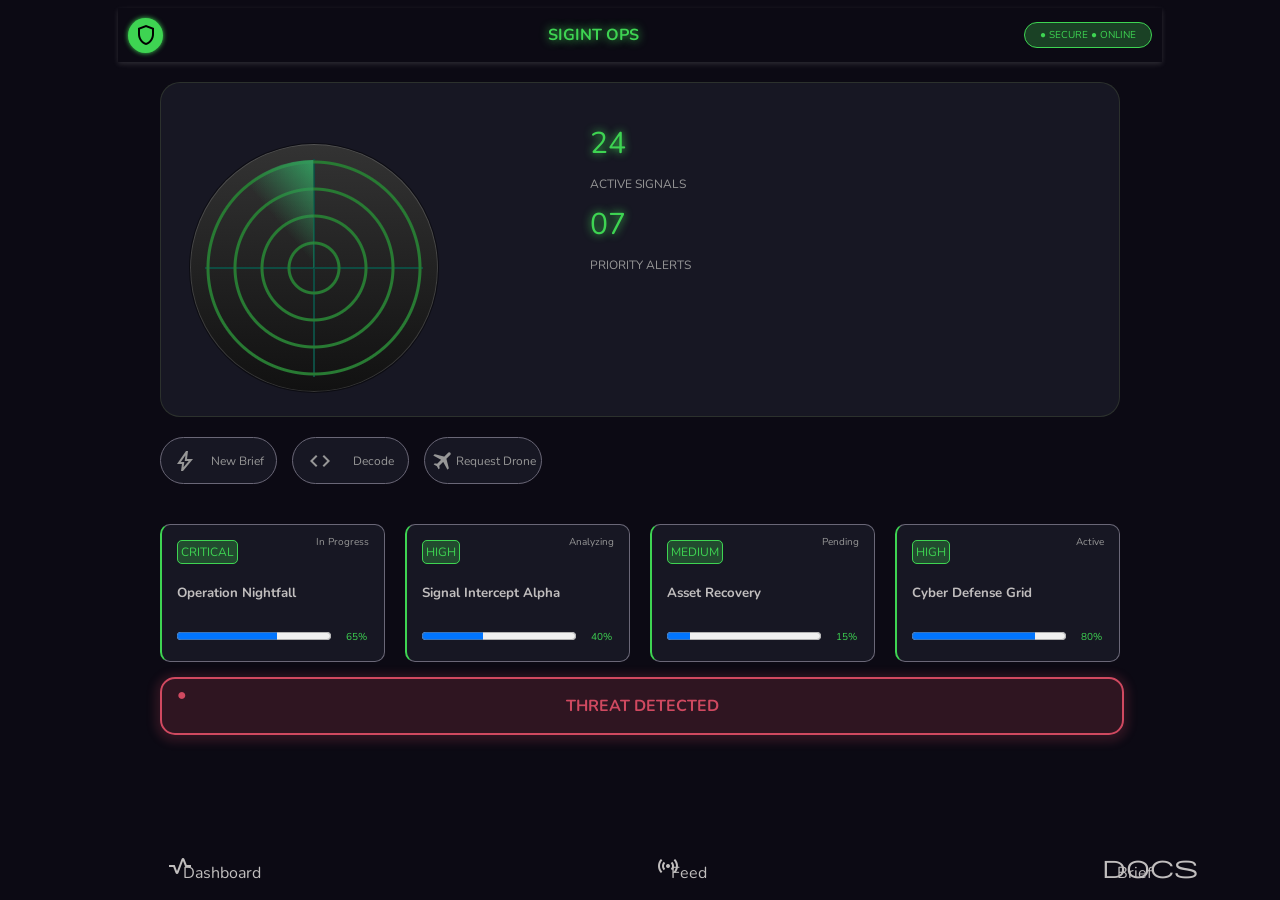
<file: index.html>
<!DOCTYPE html>
<html lang="en">

<head>
    <meta charset="UTF-8">
    <meta name="viewport" content="width=device-width, initial-scale=1.0">
    <link rel="stylesheet"
        href="https://fonts.googleapis.com/css2?family=Material+Symbols+Outlined:opsz,wght,FILL,GRAD@24,400,0,0&icon_names=shield,code,travel,bolt,docs,sensors,vital_signs" />
    <link href="https://fonts.googleapis.com/css2?family=Nunito:ital,wght@0,200..1000;1,200..1000&display=swap"
        rel="stylesheet">
    <link rel="stylesheet" href="test.css">
    <link rel="stylesheet" href="style-base.css">
    <title>SIGINT OPS</title>
    <style>
        
    </style>
</head>

<body>
    <header>
        <span class="material-symbols-outlined shield">
            shield
        </span>
        <p>SIGINT OPS</p>
        <div>
            <span>● SECURE ● ONLINE</span>
        </div>
    </header>
    <main>
        <section id="box">
            <div class='radar'>
                <div class='sweep'></div>
            </div>
            <div id="info">
                <span>24</span>
                <p>ACTIVE SIGNALS</p>
                <span>07</span>
                <p>PRIORITY ALERTS</p>
            </div>
        </section>
        <section id="all-btn">
            <div>
                <span class="material-symbols-outlined">
                    bolt
                </span>
                <P>New Brief</P>
            </div>
            <div>
                <span class="material-symbols-outlined">
                    code
                </span>
                <P>Decode</P>
            </div>
            <div>
                <span class="material-symbols-outlined">
                    travel
                </span>
                <P>Request Drone</P>
            </div>
        </section>
        <section id="all-card">
            <article>
                <span class="category">CRITICAL</span><small>In Progress</small>
                <h5>Operation Nightfall</h5>
                <progress value="65" max="100"></progress><span class="percents">65%</span>
            </article>
            <article>
                <span class="category">HIGH</span><small>Analyzing</small>
                <h5>Signal Intercept Alpha</h5>
                <progress value="40" max="100"></progress><span class="percents">40%</span>
            </article>
            <article>
                <span class="category">MEDIUM</span><small>Pending</small>
                <h5>Asset Recovery</h5>
                <progress value="15" max="100"></progress><span class="percents">15%</span>
            </article>
            <article>
                <span class="category">HIGH</span><small>Active</small>
                <h5>Cyber Defense Grid</h5>
                <progress value="80" max="100"></progress><span class="percents">80%</span>
            </article>
        </section>
        <section id="red">
            <span>●</span>
            <p>THREAT DETECTED</p>
        </section>
    </main>
    <footer>
        <nav>
            <ul>
                <li><span class="material-symbols-outlined">
                        vital_signs
                    </span>Dashboard</li>
                <li><span class="material-symbols-outlined">
                        sensors
                    </span>Feed</li>
                <li><span class="material-symbols-outlined">
                        docs
                    </span>Brief</li>
            </ul>
        </nav>
    </footer>
</body>

</html>
</file>
<file: test.css>
body {
    background-color: #0c0a14;
    color: var(--text);
    font-family: "Nunito", sans-serif;
}

.material-symbols-outlined {
    width: 15px;
}

header {
    width: 80vw;
    margin: auto;
    display: flex;
    justify-content: space-between;
    align-items: center;
    box-shadow: 0px 2px 5px 0px rgba(177, 177, 177, 0.2);
    margin-bottom: 20px;
    padding: 0 10px;
}

.shield {
    background-color: var(--green);
    color: black;
    border-radius: 50%;
    text-align: center;
    height: 25px;
    width: 25px;
    padding: 5px;
    box-shadow: 0px 0px 5px 0px var(--green);
}

.shield:hover {
    animation: shield-glow 0.5s ease;
}

header p {
    color: var(--green);
    font-weight: bold;
    text-shadow: 0 0 10px var(--green);
}

header div {
    color: var(--green);
    border: 1px solid var(--green);
    background-color: var(--back-green);
    border-radius: 30px;
    height: 60%;
    padding: 5px 15px;
    font-size: 10px;
}

main {
    width: 75vw;
    margin: auto;
}

#box,
#all-btn div,
article {
    background-color: rgb(23, 23, 35);
}

#box {
    /* width: 80vw; */
    height: 37vh;
    border: 1px solid rgba(57, 65, 52, 0.614);
    border-radius: 20px;
    display: grid;
    grid-template-areas:
        "radar   info";
    margin-bottom: 20px;
}

#box:hover {
    border-color: var(--green);
}

.radar {
    grid-area: radar;
}

#info {
    grid-area: info;
    padding: 40px;
}

#info span {
    font-size: 30px;
    color: var(--green);
    text-shadow: 0 0 8px var(--green);
}

#info p {
    font-size: 12px;
    color: var(--gray-text);
}

#all-btn {
    height: 8vh;
    margin-bottom: 15px;
    display: flex;
    gap: 15px;

}

#all-btn div {
    border: 1px rgb(106, 103, 119) solid;
    border-radius: 50px;
    display: flex;
    width: 9vw;
    height: 5vh;
    align-items: center;
    justify-content: space-around;
    color: var(--gray-text);
    font-size: 12px;
}
#all-btn div:hover{
    background-color: var(--back-green);
    border-color: var(--green);
}

#all-card {
    display: flex;
    justify-content: space-between;
    margin-bottom: 15px;
}

#all-card article {
    width: 20%;
    border: 1px rgb(106, 103, 119) solid;
    border-left: #3ed452 2px solid;
    border-radius: 10px;
    padding: 15px;
    position: relative;
}

.category {
    border: 1px solid var(--green);
    border-radius: 5px;
    color: var(--green);
    padding: 3px;
    font-size: 12px;
    background-color: var(--back-green);
}

article small {
    color: var(--gray-text);
    position: absolute;
    top: 10px;
    right: 15px;
    font-size: 10px;
}

progress {
    width: 80%;
}

.percents {
    font-size: 10px;
    color: var(--green);
    margin-left: 15px;
}

#red {
    width: 100%;
    text-align: center;
    border: 2px solid var(--red);
    border-radius: 15px;
    background-color: var(--back-red);
    position: relative;
    color: var(--red);
    box-shadow: 0px 2px 10px 5px var(--back-red);
    font-weight: bold;
}

#red span {
    position: absolute;
    top: 5px;
    left: 15px;
}

footer {
    width: 80vw;
    position: absolute;
    bottom: 0;
    left: 50%;
    transform: translateX(-50%);
}

ul {
    display: flex;
    justify-content: space-between;
    list-style: none;
}


@keyframes shield-glow {
    0% {
        transform: rotate(0);
        box-shadow: 0px 0px 5px 0px var(--green);
    }

    100% {
        transform: rotate(180deg);
        box-shadow: 0px 0px 15px 0px var(--green);
    }
}



html {
    overflow: hidden;
    height: 100%;
    /* background: radial-gradient(hsla(0, 0%, 0%, 0), hsla(0, 0%, 0%, 1)),
    linear-gradient(90deg, dimgrey 1px, transparent 1px), 
    linear-gradient(dimgrey 1px, grey 1px);
  background-size: 100%, 2px 1px, 1px 2px; */
}

.radar,
.sweep {
    position: absolute;
}

.radar {
    overflow: hidden;
    top: 29%;
    left: 24%;
    margin: -117px;
    width: 248px;
    height: 248px;
    border-radius: 50%;
    box-shadow: 0 0 0 1px hsla(0, 0%, 0%, 0.5),
        inset 0 0 0 1px hsla(0, 0%, 100%, 0.15);
    background:
        repeating-radial-gradient(transparent 0 23px, #287a33 24px 26px, #0000 27px),
        linear-gradient(transparent 49.75%, #0e4c42 0 50.25%, transparent 0) 50% no-repeat,
        linear-gradient(90deg, transparent 49.75%, #0e4c42 0 50.25%, transparent 0) 50% no-repeat,
        linear-gradient(#333, #111);
    background-size: 100%, 218px 218px, 218px 218px, 100%;
}

.sweep {
    box-sizing: border-box;
    top: 16px;
    left: 16px;
    border-right: solid 1px hsla(145, 50%, 40%, .3);
    width: 108px;
    height: 108px;
    border-radius: 100% 0 0 0;
    transform-origin: 100% 100%;
    background: linear-gradient(50deg, rgba(34, 34, 34, 0) 56%, hsla(145, 50%, 40%, 1));
    animation: sweep 5s infinite linear;
}

/* @keyframes sweep { to { transform: rotate(360deg); } } */
</file>
<file: style-base.css>
:root{
    --back: #0c0a14;
    --section: rgb(23, 23, 35);
    --text: rgb(193, 190, 190);
    --gray-text: rgb(151, 151, 151);
    --green: #3ed452;
    --back-green: #3ed45246;
    --red: rgb(208, 73, 96);
    --back-red:  rgba(208, 73, 96, 0.178);
    --yellow: rgb(208, 188, 73);
    --back-yellow:  rgb(208, 188, 73, 0.178);
}
</file>
